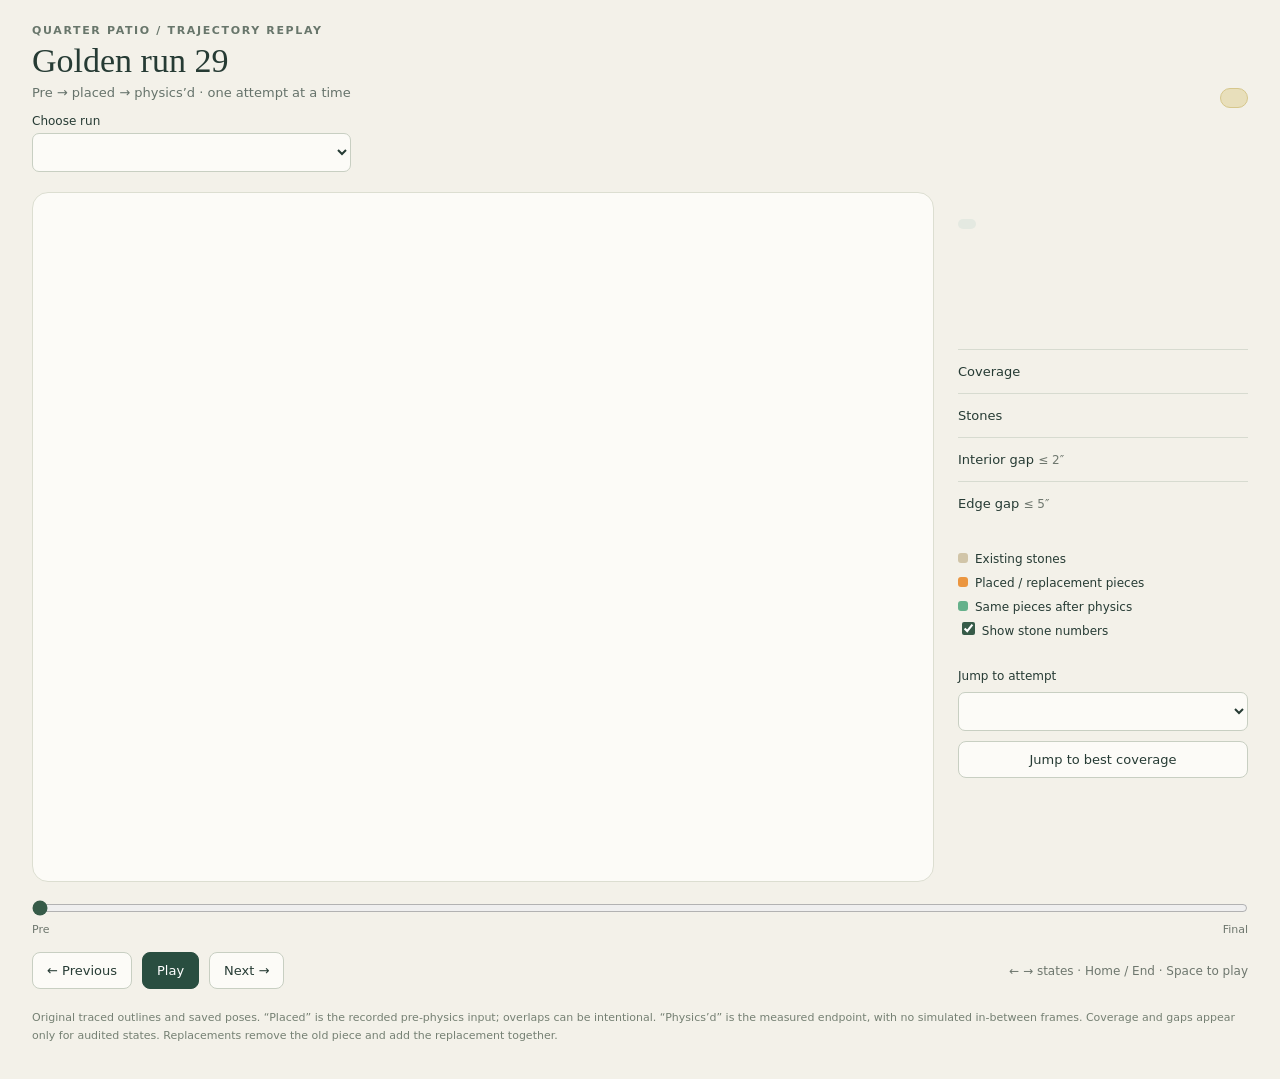
<file: scripts/trajectory_viewer.html>
<!doctype html>
<html lang="en">
<meta charset="utf-8">
<meta name="viewport" content="width=device-width,initial-scale=1">
<title>Golden run 29 · Patio replay</title>
<style>
:root{font-family:system-ui,-apple-system,BlinkMacSystemFont,"Segoe UI",sans-serif;color:#263b34;background:#f3f1e9;color-scheme:light}*{box-sizing:border-box}body{margin:0}main{max-width:1360px;margin:auto;padding:24px 32px}header{display:flex;align-items:center;justify-content:space-between;gap:16px;margin-bottom:20px}.eyebrow{text-transform:uppercase;letter-spacing:.15em;font-size:11px;font-weight:750;color:#68766b}h1{font-family:Georgia,serif;font-size:34px;font-weight:500;margin:5px 0}.sub{font-size:13px;color:#66736b}.badge{background:#e8dfbb;border:1px solid #d6c78c;padding:9px 13px;border-radius:30px;font-size:12px;white-space:nowrap}.layout{display:grid;grid-template-columns:minmax(0,1fr) 290px;gap:24px}.board{background:#fcfbf7;border:1px solid #dcded1;border-radius:16px;padding:14px;min-width:0}svg{display:block;width:100%;max-height:calc(100vh - 240px);min-height:350px;aspect-ratio:1}aside{padding:12px 0}h2{font-size:24px;font-weight:600;margin:10px 0}.pill{font-size:11px;padding:5px 9px;background:#e4e9e1;border-radius:6px;display:inline-block;font-weight:700}.pill.placed{background:#f7ddbd;color:#8c450c}.pill.physics{background:#d8e9e1;color:#24634b}.desc{font-size:14px;line-height:1.55;min-height:70px}.metric{padding:14px 0;border-top:1px solid #d7dbd0;display:flex;align-items:baseline;justify-content:space-between;gap:10px;font-size:13px}.metric strong{font-size:23px;font-weight:550}.metric small{font-size:12px;color:#6e776e}.legend{margin:22px 0;font-size:12px;line-height:2}.dot{width:10px;height:10px;border-radius:3px;display:inline-block;margin-right:7px;background:#d1c5a8}.dot.orange{background:#eb9640}.dot.green{background:#65b18b}.controls{margin-top:16px;display:flex;gap:10px;align-items:center}button{font:inherit;font-size:13px;cursor:pointer;border:1px solid #c8cfc2;border-radius:8px;background:#fcfbf7;color:#263b34;padding:10px 14px}button:hover{background:#e7ebe1}button:disabled{opacity:.4;cursor:default}.primary{background:#294e40;color:white;border-color:#294e40}.primary:hover{background:#38634f}.scrub{width:100%;accent-color:#365b48;margin:18px 0 7px}.ticks{display:flex;justify-content:space-between;color:#6e776e;font-size:11px}.footer{font-size:11px;line-height:1.6;color:#758073;margin-top:20px}.keys{margin-left:auto;color:#6e776e;font-size:12px}select{max-width:100%;width:100%;padding:10px;background:#fcfbf7;border:1px solid #c8cfc2;border-radius:7px;color:#263b34;margin-top:8px;font:inherit;font-size:13px}label{font-size:12px}input[type=checkbox]{accent-color:#365b48}#status{font-size:12px;color:#61745f;min-height:18px}.stone-label{font-size:.105px;text-anchor:middle;dominant-baseline:central;fill:#4b4e3d;pointer-events:none}.highlight-label{font-weight:800;fill:#66360d}.stone{fill:#d3c8ab;stroke:#827a65;stroke-width:.009;stroke-linejoin:round}.new{fill:#eea04f;stroke:#a65417;stroke-width:.018}.settled{fill:#86c6a4;stroke:#32795a;stroke-width:.018}@media(max-width:760px){main{padding:16px}.layout{grid-template-columns:1fr;gap:10px}header{align-items:start}.badge{display:none}h1{font-size:29px}svg{max-height:none;min-height:0}aside{display:grid;grid-template-columns:1fr 1fr;gap:0 20px}aside .intro,aside .jump,aside .legend{grid-column:1/-1}.desc{min-height:0}.controls{flex-wrap:wrap}.keys{font-size:11px}.footer{margin-top:14px}}
</style>
<main>
<header><div><div class="eyebrow">Quarter patio / trajectory replay</div><h1 id="title">Golden run 29</h1><div class="sub">Pre → placed → physics’d · one attempt at a time</div><label for="runJump" style="display:block;margin-top:14px">Choose run</label><select id="runJump" style="width:min(420px,100%);margin-top:5px" aria-label="Choose trajectory run"></select></div><div class="badge" id="peak"></div></header>
<div class="layout"><section class="board" aria-label="Patio board"><svg id="board" role="img" aria-label="Current patio layout"></svg></section>
<aside><div class="intro"><div class="eyebrow" id="attempt"></div><h2 id="stage" aria-live="polite"></h2><span id="pill" class="pill"></span><p class="desc" id="description"></p><div id="status"></div></div>
<div class="metric"><span>Coverage</span><strong id="coverage"></strong></div>
<div class="metric"><span>Stones</span><strong id="count"></strong></div>
<div class="metric"><span>Interior gap <small>≤ 2″</small></span><strong id="interior"></strong></div>
<div class="metric"><span>Edge gap <small>≤ 5″</small></span><strong id="edge"></strong></div>
<div class="legend"><div><span class="dot"></span>Existing stones</div><div><span class="dot orange"></span>Placed / replacement pieces</div><div><span class="dot green"></span>Same pieces after physics</div><label><input type="checkbox" id="labels" checked> Show stone numbers</label></div>
<div class="jump"><label for="attemptJump">Jump to attempt</label><select id="attemptJump"></select><button id="best" style="width:100%;margin-top:10px">Jump to best coverage</button></div></aside></div>
<input id="scrub" class="scrub" type="range" min="0" value="0" aria-label="Replay frame">
<div class="ticks"><span>Pre</span><span id="frameCount"></span><span>Final</span></div>
<div class="controls"><button id="prev" aria-label="Previous state">← Previous</button><button id="play" class="primary">Play</button><button id="next" aria-label="Next state">Next →</button><span class="keys">← → states · Home / End · Space to play</span></div>
<p class="footer">Original traced outlines and saved poses. “Placed” is the recorded pre-physics input; overlaps can be intentional. “Physics’d” is the measured endpoint, with no simulated in-between frames. Coverage and gaps appear only for audited states. Replacements remove the old piece and add the replacement together.</p>
</main>
<script id="trajectory-data" type="application/json">__TRAJECTORY_DATA__</script>
<script>
const archive=JSON.parse(document.getElementById('trajectory-data').textContent);
let data={...archive,...archive.runs.find(r=>r.run===archive.initialRun)};
const $=id=>document.getElementById(id),NS='http://www.w3.org/2000/svg';
let index=0,timer=null;
function el(tag,attrs={}){const n=document.createElementNS(NS,tag);for(const [k,v] of Object.entries(attrs))n.setAttribute(k,v);return n;}
const board=$('board'),xs=data.patio.map(p=>p[0]),ys=data.patio.map(p=>p[1]),xmin=Math.min(...xs),xmax=Math.max(...xs),ymin=Math.min(...ys),ymax=Math.max(...ys),pad=.18;
board.setAttribute('viewBox',`${xmin-pad} ${-ymax-pad} ${xmax-xmin+2*pad} ${ymax-ymin+2*pad}`);
const defs=el('defs');board.append(defs);
for(const [id,s] of Object.entries(data.stones)){defs.append(el('path',{id:'stone-'+id,d:s.outline.map((p,i)=>(i?'L':'M')+p[0]+','+p[1]).join('')+'Z'}));}
const field=el('polygon',{points:data.patio.map(p=>`${p[0]},${-p[1]}`).join(' '),fill:'#e9e8dd',stroke:'#687665','stroke-width':'.018'});board.append(field);
const pieces=el('g');board.append(pieces);
for(const mode of ['golden','silver','normal']){
 const runs=archive.runs.filter(r=>r.mode===mode);if(!runs.length)continue;
 const group=document.createElement('optgroup');group.label=mode[0].toUpperCase()+mode.slice(1);
 for(const r of runs){const o=document.createElement('option');o.value=r.run;o.textContent=`Run ${r.run} · ${r.mode} · peak ${r.frames[r.best].metrics.area_percent.toFixed(3)}%${r.complete?'':` · partial (${r.attempts}/30)`}`;group.append(o);}
 $('runJump').append(group);
}
function setupRun(){
$('title').textContent=`${data.mode[0].toUpperCase()+data.mode.slice(1)} run ${data.run}`;
document.title=$('title').textContent+' · Patio replay';
$('peak').textContent=`Peak ${data.frames[data.best].metrics.area_percent.toFixed(3)}% · attempt ${data.frames[data.best].attempt}`;
$('scrub').max=data.frames.length-1;
$('runJump').value=data.run;
$('attemptJump').replaceChildren();
for(let a=0;a<=data.attempts;a++){const o=document.createElement('option');o.value=data.frames.findIndex(f=>f.attempt===a);o.textContent=a===0?'Pre · starting board':`Attempt ${a}`;$('attemptJump').append(o);}
}
function render(){
 const f=data.frames[index],hl=new Set(f.highlight);pieces.replaceChildren();
 const ids=Object.keys(f.poses).sort((a,b)=>Number(hl.has(a))-Number(hl.has(b)));
 for(const id of ids){const p=f.poses[id],g=el('g',{transform:`translate(${p[0]},${-p[1]}) rotate(${-p[2]*180/Math.PI})`}),u=el('use',{href:'#stone-'+id,transform:'scale(1,-1)',class:'stone'+(hl.has(id)?(f.stage==='Placed'?' new':' settled'):'')});
 const title=el('title');title.textContent=`Stone ${id}${hl.has(id)?' · selected this attempt':''}`;g.append(title,u);pieces.append(g);
 if($('labels').checked){const [lx,ly]=data.stones[id].label,c=Math.cos(p[2]),s=Math.sin(p[2]),t=el('text',{x:p[0]+c*lx-s*ly,y:-(p[1]+s*lx+c*ly),class:'stone-label'+(hl.has(id)?' highlight-label':'')});t.textContent=id;pieces.append(t);}}
 $('attempt').textContent=f.attempt?`Attempt ${f.attempt} / ${data.attempts}`:'Starting arrangement';$('stage').textContent=f.stage;
 $('pill').className='pill '+(f.stage==='Placed'?'placed':f.stage==='Physics’d'?'physics':'');
 $('pill').textContent=f.stage==='Pre'?`${Object.keys(f.poses).length} starting stones`:f.stage==='Placed'?(f.removed.length?'Replacement / reposition':'Insertion'):f.stage==='Physics’d'?(f.accepted?'Accepted · settled':'Rejected endpoint'):f.stage;
 const different=f.removed.filter(id=>!hl.has(id)),same=f.removed.filter(id=>hl.has(id));
 $('description').textContent=f.stage==='Pre'?'The retained board before the first attempt. Step forward to see each proposal and its physics result.':f.stage==='No placement'?'The bounded search found no eligible proposal. The board is unchanged.':f.stage==='Rolled back'?'The previous physics result was rejected. The retained board is restored.':`${same.length?'Reposition stone '+same.join(', '):different.length?'Replace '+different.join(', ')+' with '+f.highlight.join(' + '):'Place stone'+(f.highlight.length>1?'s ':' ')+f.highlight.join(' + ')}. ${f.stage==='Placed'?'Highlighted in orange, before relaxation.':'Highlighted in green after relaxation; surrounding stones may also have moved.'}`;
 const m=f.metrics;$('coverage').textContent=m?m.area_percent.toFixed(3)+'%':'—';$('count').textContent=Object.keys(f.poses).length;
 $('interior').textContent=m?.gaps?.largest_interior_inches!=null?m.gaps.largest_interior_inches.toFixed(2)+'″':'—';$('edge').textContent=m?.gaps?.largest_edge_inches!=null?m.gaps.largest_edge_inches.toFixed(2)+'″':'—';
 $('status').textContent=!m?'Pre-physics · not audited':m.clearance.valid?'✓ Half-inch clearance passed':'Clearance failed';
 $('scrub').value=index;$('frameCount').textContent=`State ${index+1} / ${data.frames.length}`;$('prev').disabled=index===0;$('next').disabled=index===data.frames.length-1;
 $('attemptJump').value=data.frames.findIndex(x=>x.attempt===f.attempt);
 board.setAttribute('aria-label',`${f.stage}, attempt ${f.attempt}, ${Object.keys(f.poses).length} stones`);
}
function stop(){clearInterval(timer);timer=null;$('play').textContent='Play';}
function go(i){index=Math.max(0,Math.min(data.frames.length-1,Number(i)));render();if(index===data.frames.length-1)stop();}
function togglePlay(){if(timer){stop();return;}if(index===data.frames.length-1)go(0);timer=setInterval(()=>go(index+1),1100);$('play').textContent='Pause';}
$('prev').onclick=()=>{stop();go(index-1);};$('next').onclick=()=>{stop();go(index+1);};$('play').onclick=togglePlay;
$('scrub').oninput=e=>{stop();go(e.target.value);};$('attemptJump').onchange=e=>{stop();go(e.target.value);};$('best').onclick=()=>{stop();go(data.best);};$('labels').onchange=render;
$('runJump').onchange=e=>{stop();data={...archive,...archive.runs.find(r=>r.run===Number(e.target.value))};index=0;setupRun();render();e.target.blur();};
document.addEventListener('keydown',e=>{if(e.altKey||e.ctrlKey||e.metaKey||['SELECT','INPUT','TEXTAREA'].includes(e.target.tagName))return;
 if(['ArrowLeft','ArrowRight','Home','End',' '].includes(e.key)){e.preventDefault();if(e.key===' ')togglePlay();else{stop();go(e.key==='Home'?0:e.key==='End'?data.frames.length-1:index+(e.key==='ArrowRight'?1:-1));}}});
function openLinkedState(){
 const params=new URLSearchParams(location.hash.slice(1)),run=archive.runs.find(r=>r.run===Number(params.get('run')));
 if(!run)return;stop();data={...archive,...run};setupRun();
 const attempt=Number(params.get('attempt')),stage=params.get('stage');
 const found=data.frames.findIndex(f=>f.attempt===attempt&&(!stage||(stage==='physics'?f.stage==='Physics’d':f.stage===stage)));
 index=found<0?0:found;render();
}
setupRun();render();openLinkedState();window.addEventListener('hashchange',openLinkedState);
</script>
</html>
</file>
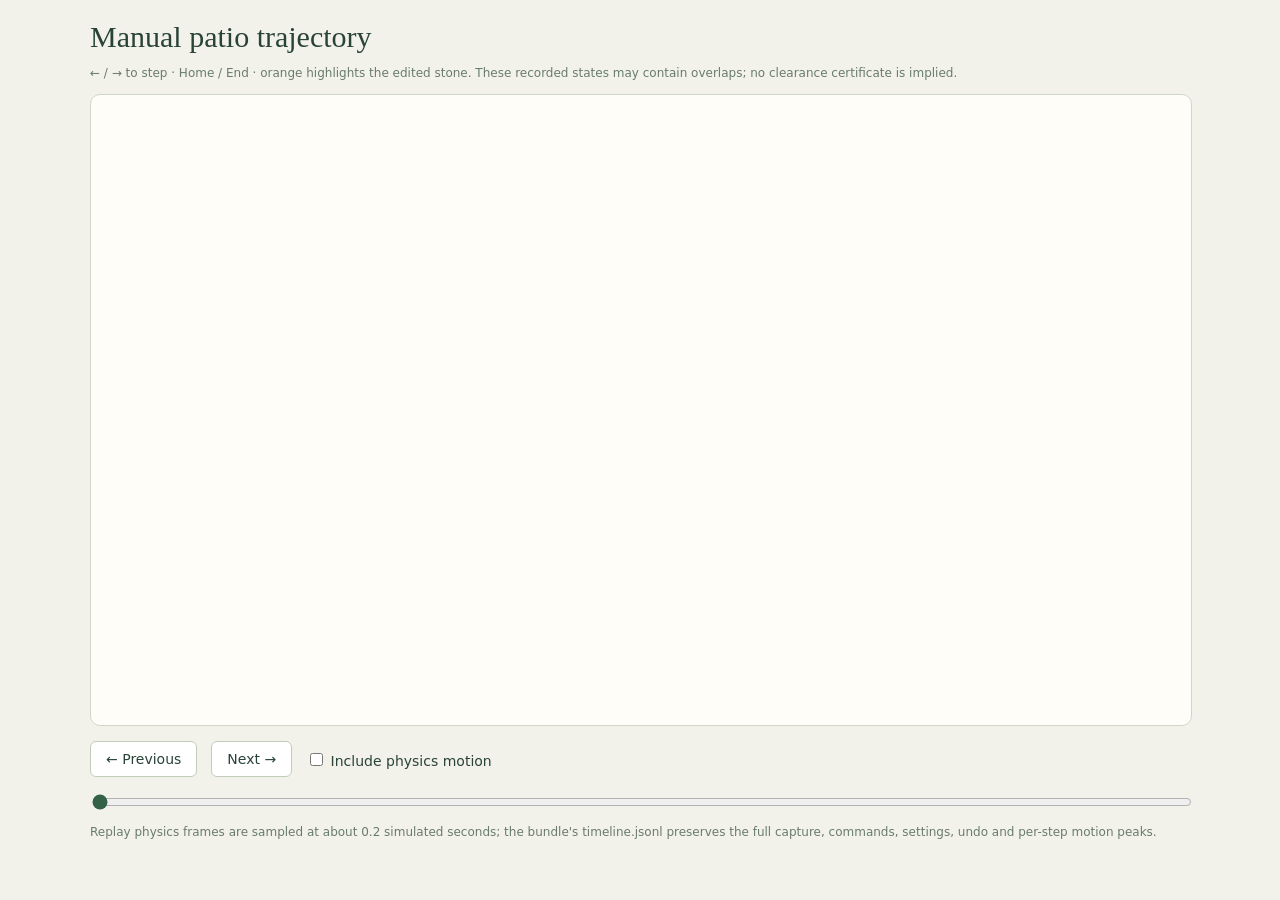
<file: physics_patio/patio_physics/recording_viewer.html>
<!doctype html><html lang="en"><meta charset="utf-8"><meta name="viewport" content="width=device-width,initial-scale=1"><title>Manual patio trajectory</title>
<style>body{margin:20px auto;padding:0 20px;max-width:1100px;background:#f3f2ea;color:#294337;font:14px system-ui}h1{font:30px Georgia;margin-bottom:8px}canvas{display:block;background:#fffdf7;width:100%;height:min(70vh,850px);border:1px solid #d0d7c8;border-radius:10px}button{font:inherit;padding:9px 15px;border:1px solid #c1ccb9;background:white;border-radius:6px;color:inherit}nav{display:flex;gap:14px;align-items:center;flex-wrap:wrap;margin:15px 0}input[type=range]{width:100%;accent-color:#346247}p{color:#687c6a;font-size:12px}#label{font-size:17px;margin:14px 0}</style>
<h1>Manual patio trajectory</h1><p>← / → to step · Home / End · orange highlights the edited stone. These recorded states may contain overlaps; no clearance certificate is implied.</p>
<div id="label" aria-live="polite"></div><canvas id="board" aria-label="Recorded patio layout"></canvas>
<nav><button id="prev">← Previous</button><button id="next">Next →</button><label><input id="physics" type="checkbox"> Include physics motion</label><span id="count"></span></nav><input id="seek" type="range" min="0" value="0" aria-label="Trajectory state">
<p>Replay physics frames are sampled at about 0.2 simulated seconds; the bundle's timeline.jsonl preserves the full capture, commands, settings, undo and per-step motion peaks.</p>
<script id="data" type="application/json">__DATA__</script><script>
const data=JSON.parse(document.getElementById('data').textContent),$=id=>document.getElementById(id);let frames=[],index=0;const canvas=$('board'),ctx=canvas.getContext('2d'),paths={};
for(const [id,outline] of Object.entries(data.stones)){const p=new Path2D();outline.forEach(([x,y],i)=>i?p.lineTo(x,y):p.moveTo(x,y));p.closePath();paths[id]=p;}
function draw(){const f=frames[index];if(!f)return;const w=canvas.clientWidth,h=canvas.clientHeight,dpr=devicePixelRatio||1;canvas.width=w*dpr;canvas.height=h*dpr;ctx.setTransform(dpr,0,0,dpr,0,0);ctx.clearRect(0,0,w,h);const xs=data.patio.map(p=>p[0]),ys=data.patio.map(p=>p[1]),xmin=Math.min(...xs),ymin=Math.min(...ys),xmax=Math.max(...xs),ymax=Math.max(...ys),scale=Math.min((w-30)/(xmax-xmin),(h-30)/(ymax-ymin)),ox=(w-(xmax-xmin)*scale)/2-xmin*scale,oy=(h+(ymax-ymin)*scale)/2+ymin*scale;
ctx.beginPath();data.patio.forEach(([x,y],i)=>i?ctx.lineTo(ox+x*scale,oy-y*scale):ctx.moveTo(ox+x*scale,oy-y*scale));ctx.closePath();ctx.strokeStyle='#355940';ctx.stroke();
for(const [id,p] of Object.entries(f.poses)){ctx.save();ctx.translate(ox+p[0]*scale,oy-p[1]*scale);ctx.scale(scale,-scale);ctx.rotate(p[2]);ctx.fillStyle=f.highlight.includes(id)?'#efa04c':'#d3c8ab';ctx.strokeStyle='#736c58';ctx.lineWidth=1/scale;ctx.fill(paths[id]);ctx.stroke(paths[id]);ctx.restore();ctx.fillStyle='#334432';ctx.textAlign='center';ctx.font='10px system-ui';ctx.fillText(id,ox+p[0]*scale,oy-p[1]*scale);}
$('label').textContent=`${f.label} · ${f.time.toFixed(2)} simulated seconds`;$('count').textContent=`${index+1} / ${frames.length}`;$('seek').value=index;$('prev').disabled=index===0;$('next').disabled=index===frames.length-1;}
function go(n){index=Math.max(0,Math.min(frames.length-1,n));draw();}function filter(){frames=data.frames.filter(f=>$('physics').checked||f.event);index=0;$('seek').max=frames.length-1;draw();}
$('prev').onclick=()=>go(index-1);$('next').onclick=()=>go(index+1);$('seek').oninput=e=>go(Number(e.target.value));$('physics').onchange=filter;window.addEventListener('resize',draw);document.addEventListener('keydown',e=>{if(e.target.tagName==='INPUT')return;if(['ArrowLeft','ArrowRight','Home','End'].includes(e.key)){e.preventDefault();go(e.key==='Home'?0:e.key==='End'?frames.length-1:index+(e.key==='ArrowRight'?1:-1));}});filter();
</script></html>
</file>
